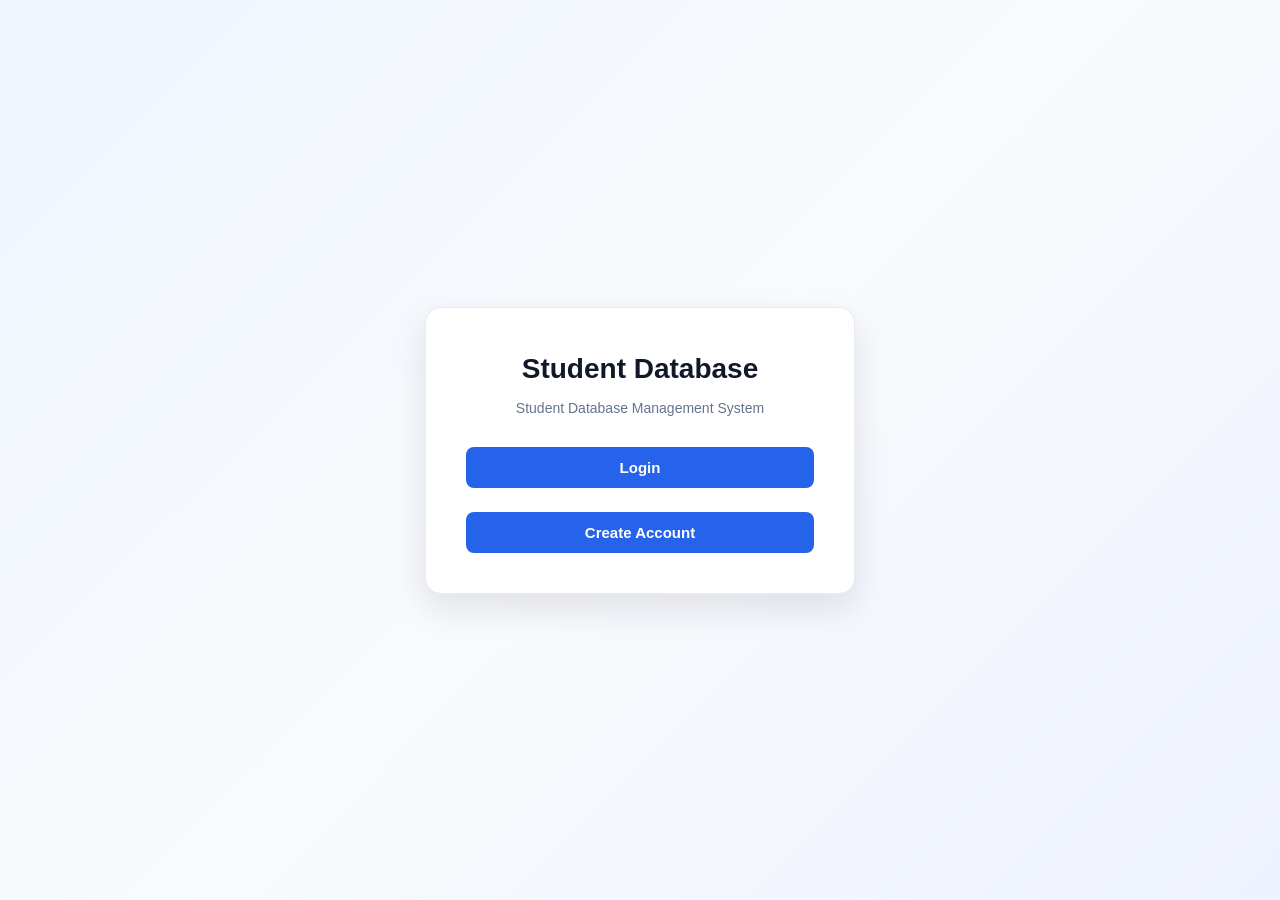
<file: frontend/index.html>
<!DOCTYPE html>
<html lang="en">

<head>
    <meta charset="UTF-8">
    <meta name="viewport" content="width=device-width, initial-scale=1.0">

    <title>Student Database</title>

    <link rel="stylesheet" href="css/style.css">
</head>

<body>

    <div class="auth-container">

        <div class="auth-card">

            <h1>Student Database</h1>

            <p class="subtitle">
                Student Database Management System
            </p>

            <button onclick="window.location.href='login.html'">
                Login
            </button>

            <br><br>

            <button onclick="window.location.href='register.html'">
                Create Account
            </button>

        </div>

    </div>

</body>

</html>
</file>
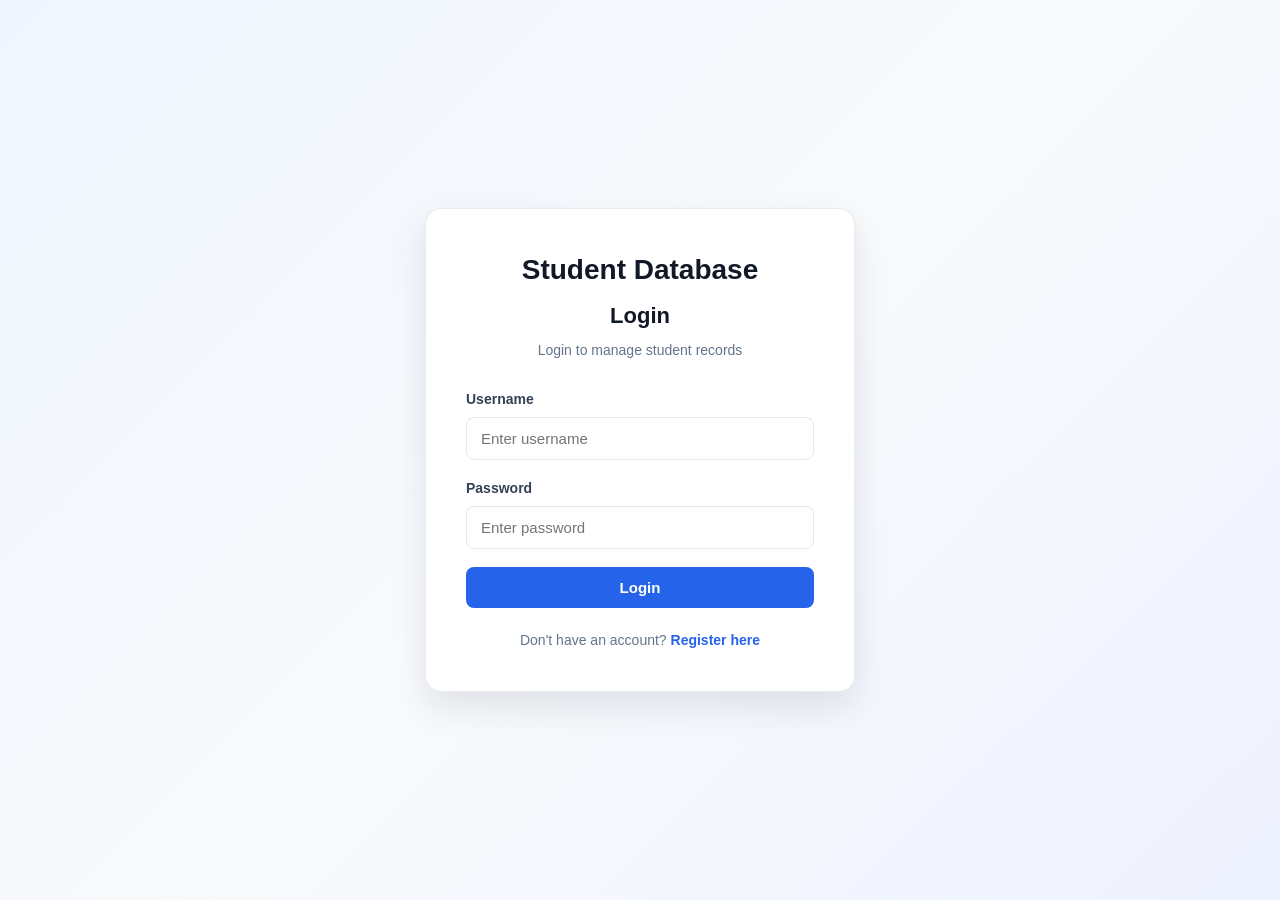
<file: frontend/dashboard.html>
<!DOCTYPE html>
<html lang="en">

<head>
    <meta charset="UTF-8">
    <meta name="viewport" content="width=device-width, initial-scale=1.0">

    <title>Dashboard - Student Database</title>

    <link rel="stylesheet" href="css/style.css">
</head>

<body>

    <!-- ========================= -->
    <!-- HEADER -->
    <!-- ========================= -->

    <header class="dashboard-header">

        <div>
            <h1>Student Database</h1>
            <p>Student Management Dashboard</p>
        </div>

        <div class="header-actions">
            <span id="welcomeUser"></span>

            <button id="logoutButton" class="logout-button">
                Logout
            </button>
        </div>

    </header>


    <!-- ========================= -->
    <!-- MAIN CONTENT -->
    <!-- ========================= -->

    <main class="dashboard-container">


        <!-- ========================= -->
        <!-- STATISTICS -->
        <!-- ========================= -->

        <section class="stats-section">

            <div class="stat-card">

                <h3>Total Students</h3>

                <p id="totalStudents">
                    0
                </p>

            </div>


            <div class="stat-card">

                <h3>Departments</h3>

                <p id="totalDepartments">
                    0
                </p>

            </div>


            <div class="stat-card">

                <h3>Courses</h3>

                <p id="totalCourses">
                    0
                </p>

            </div>

        </section>


        <!-- ========================= -->
        <!-- ADD STUDENT -->
        <!-- ========================= -->

        <section class="student-form-section">

            <h2>Add Student</h2>

            <form id="studentForm">

                <div class="form-grid">

                    <div>
                        <label for="studentName">
                            Name
                        </label>

                        <input
                            type="text"
                            id="studentName"
                            placeholder="Student name"
                            required
                        >
                    </div>


                    <div>
                        <label for="studentEmail">
                            Email
                        </label>

                        <input
                            type="email"
                            id="studentEmail"
                            placeholder="Student email"
                            required
                        >
                    </div>


                    <div>
                        <label for="studentPhone">
                            Phone
                        </label>

                        <input
                            type="text"
                            id="studentPhone"
                            placeholder="Phone number"
                        >
                    </div>


                    <div>
                        <label for="studentDepartment">
                            Department
                        </label>

                        <input
                            type="text"
                            id="studentDepartment"
                            placeholder="e.g. Computer Engineering"
                            required
                        >
                    </div>


                    <div>
                        <label for="studentCourse">
                            Course
                        </label>

                        <input
                            type="text"
                            id="studentCourse"
                            placeholder="e.g. B.Tech"
                            required
                        >
                    </div>


                    <div>
                        <label for="studentSemester">
                            Semester
                        </label>

                        <input
                            type="number"
                            id="studentSemester"
                            min="1"
                            max="8"
                            placeholder="1-8"
                            required
                        >
                    </div>


                    <div>
                        <label for="studentCgpa">
                            CGPA
                        </label>

                        <input
                            type="number"
                            id="studentCgpa"
                            min="0"
                            max="10"
                            step="0.01"
                            placeholder="0 - 10"
                        >
                    </div>

                </div>


                <button type="submit">
                    Add Student
                </button>

            </form>

            <p id="studentMessage" class="message"></p>

        </section>


        <!-- ========================= -->
        <!-- STUDENT LIST -->
        <!-- ========================= -->

        <section class="student-list-section">

            <div class="section-heading">

                <h2>Student Records</h2>

                <button id="refreshButton">
                    Refresh
                </button>

            </div>


            <div class="table-container">

                <table>

                    <thead>

                        <tr>
                            <th>ID</th>
                            <th>Name</th>
                            <th>Email</th>
                            <th>Phone</th>
                            <th>Department</th>
                            <th>Course</th>
                            <th>Semester</th>
                            <th>CGPA</th>
                            <th>Actions</th>
                        </tr>

                    </thead>

                    <tbody id="studentTableBody">

                        <tr>

                            <td colspan="9">
                                Loading students...
                            </td>

                        </tr>

                    </tbody>

                </table>

            </div>

        </section>
                 <!-- ========================= -->
        <!-- AI CHATBOT -->
        <!-- ========================= -->

        <section class="chatbot-section">

            <h2>AI Student Assistant</h2>

            <p class="chatbot-description">
                Ask questions about the student database.
            </p>

            <div id="chatMessages" class="chat-messages">

                <div class="chat-message bot-message">
                    Hello! I can answer questions about the student database.
                </div>

            </div>

            <form id="chatForm" class="chat-form">

                <input
                    type="text"
                    id="chatInput"
                    placeholder="Ask something about the students..."
                    autocomplete="off"
                    required
                >

                <button type="submit" id="chatButton">
                    Ask AI
                </button>

            </form>

        </section>

    </main>


    <script src="js/dashboard.js"></script>

</body>

</html>
</file>
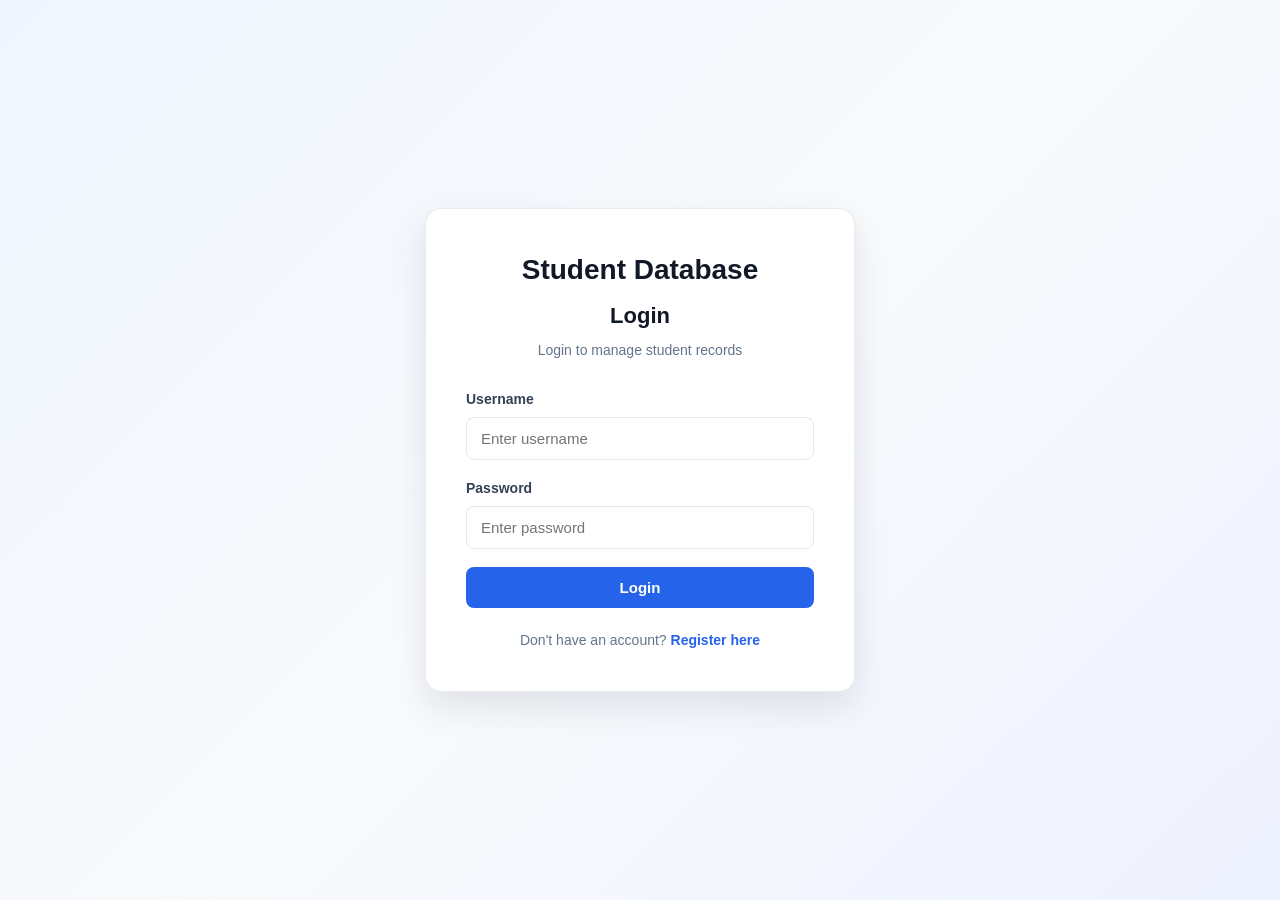
<file: frontend/login.html>
<!DOCTYPE html>
<html lang="en">
<head>
    <meta charset="UTF-8">
    <meta name="viewport" content="width=device-width, initial-scale=1.0">
    <title>Login - Student Database</title>
    <link rel="stylesheet" href="css/style.css">
</head>

<body>

    <div class="auth-container">

        <div class="auth-card">

            <h1>Student Database</h1>
            <h2>Login</h2>

            <p class="subtitle">
                Login to manage student records
            </p>

            <form id="loginForm">

                <label for="username">Username</label>
                <input
                    type="text"
                    id="username"
                    placeholder="Enter username"
                    required
                >

                <label for="password">Password</label>
                <input
                    type="password"
                    id="password"
                    placeholder="Enter password"
                    required
                >

                <button type="submit">
                    Login
                </button>

            </form>

            <p id="loginMessage" class="message"></p>

            <p class="switch-page">
                Don't have an account?
                <a href="register.html">Register here</a>
            </p>

        </div>

    </div>

    <script src="js/auth.js"></script>

</body>
</html>
</file>
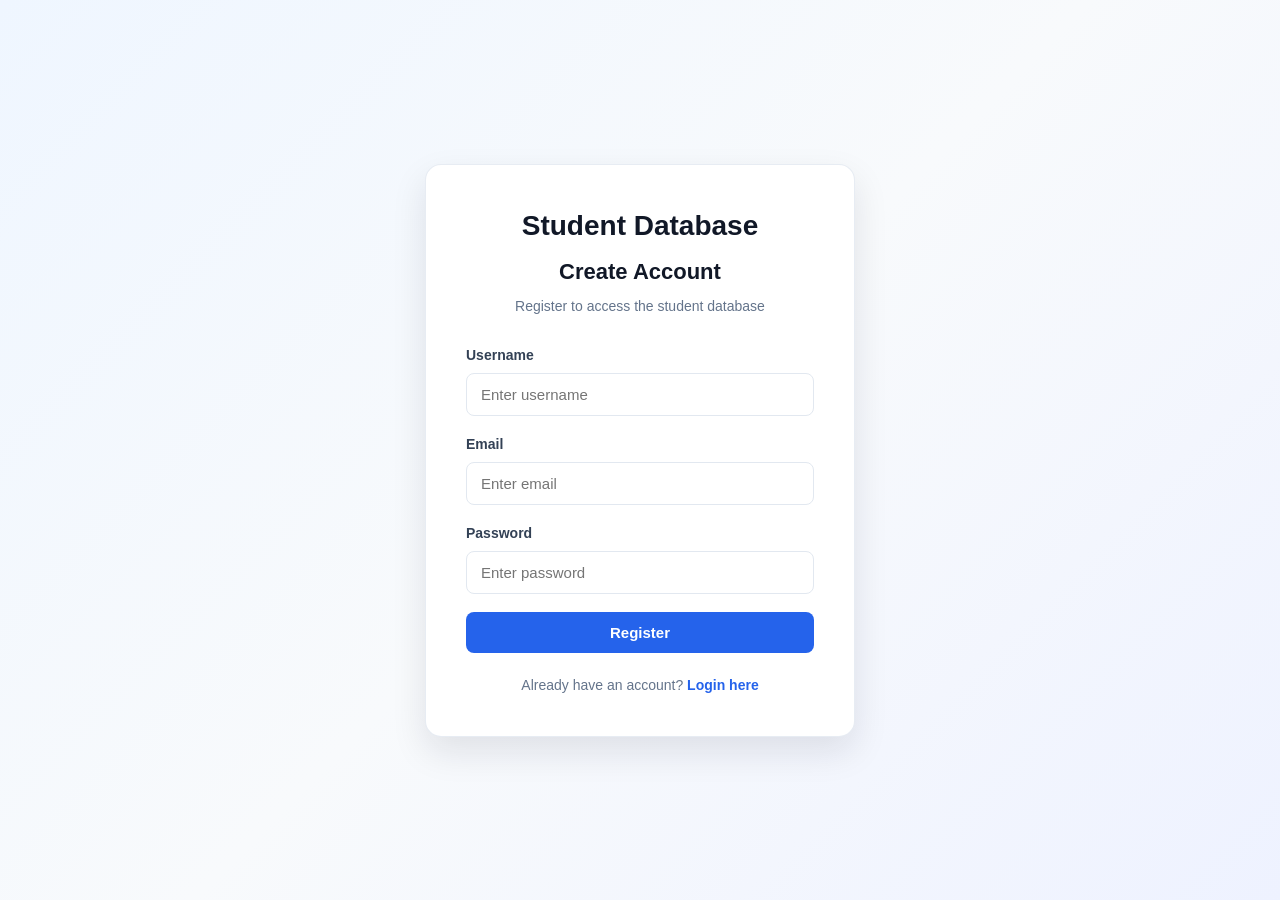
<file: frontend/register.html>
<!DOCTYPE html>
<html lang="en">
<head>
    <meta charset="UTF-8">
    <meta name="viewport" content="width=device-width, initial-scale=1.0">
    <title>Register - Student Database</title>
    <link rel="stylesheet" href="css/style.css">
</head>

<body>

    <div class="auth-container">

        <div class="auth-card">

            <h1>Student Database</h1>
            <h2>Create Account</h2>

            <p class="subtitle">
                Register to access the student database
            </p>

            <form id="registerForm">

                <label for="registerUsername">Username</label>
                <input
                    type="text"
                    id="registerUsername"
                    placeholder="Enter username"
                    required
                >

                <label for="registerEmail">Email</label>
                <input
                    type="email"
                    id="registerEmail"
                    placeholder="Enter email"
                    required
                >

                <label for="registerPassword">Password</label>
                <input
                    type="password"
                    id="registerPassword"
                    placeholder="Enter password"
                    required
                >

                <button type="submit">
                    Register
                </button>

            </form>

            <p id="registerMessage" class="message"></p>

            <p class="switch-page">
                Already have an account?
                <a href="login.html">Login here</a>
            </p>

        </div>

    </div>

    <script src="js/auth.js"></script>

</body>
</html>
</file>
<file: frontend/css/style.css>
/* ========================================
   GLOBAL
======================================== */

* {
    box-sizing: border-box;
    margin: 0;
    padding: 0;
}

:root {
    --primary: #2563eb;
    --primary-dark: #1d4ed8;
    --primary-light: #eff6ff;

    --success: #16a34a;
    --danger: #dc2626;
    --danger-dark: #b91c1c;

    --text: #111827;
    --text-secondary: #64748b;
    --border: #e2e8f0;

    --background: #f1f5f9;
    --card: #ffffff;

    --shadow-sm: 0 2px 8px rgba(15, 23, 42, 0.06);
    --shadow-md: 0 8px 24px rgba(15, 23, 42, 0.08);
    --shadow-lg: 0 15px 35px rgba(15, 23, 42, 0.10);

    --radius: 12px;
}

html {
    scroll-behavior: smooth;
}

body {
    font-family: Arial, Helvetica, sans-serif;
    background: var(--background);
    color: var(--text);
    min-height: 100vh;
    line-height: 1.5;
}


/* ========================================
   AUTH PAGES
======================================== */

.auth-container {
    min-height: 100vh;
    display: flex;
    justify-content: center;
    align-items: center;
    padding: 30px 20px;
    background: linear-gradient(
        135deg,
        #eff6ff 0%,
        #f8fafc 50%,
        #eef2ff 100%
    );
}

.auth-card {
    width: 100%;
    max-width: 430px;
    background: var(--card);
    padding: 40px;
    border-radius: 16px;
    border: 1px solid rgba(226, 232, 240, 0.8);
    box-shadow: var(--shadow-lg);
}

.auth-card h1 {
    text-align: center;
    margin-bottom: 8px;
    font-size: 28px;
    color: var(--text);
}

.auth-card h2 {
    text-align: center;
    margin-bottom: 8px;
    font-size: 22px;
}

.subtitle {
    text-align: center;
    color: var(--text-secondary);
    margin-bottom: 28px;
    font-size: 14px;
}

.auth-card label {
    display: block;
    margin-bottom: 7px;
    font-size: 14px;
    font-weight: 600;
    color: #334155;
}

.auth-card input {
    width: 100%;
    padding: 12px 14px;
    margin-bottom: 18px;
    border: 1px solid var(--border);
    border-radius: 8px;
    font-size: 15px;
    background: #fff;
    transition: 0.2s ease;
}

.auth-card input:focus {
    outline: none;
    border-color: var(--primary);
    box-shadow: 0 0 0 3px rgba(37, 99, 235, 0.10);
}

.auth-card button {
    width: 100%;
    padding: 12px 16px;
    border: none;
    border-radius: 8px;
    background: var(--primary);
    color: white;
    font-size: 15px;
    font-weight: 600;
    cursor: pointer;
    transition: 0.2s ease;
}

.auth-card button:hover {
    background: var(--primary-dark);
    transform: translateY(-1px);
}

.auth-card button:active {
    transform: translateY(0);
}

.message {
    margin-top: 15px;
    text-align: center;
    font-weight: 600;
}

.switch-page {
    text-align: center;
    margin-top: 22px;
    color: var(--text-secondary);
    font-size: 14px;
}

.switch-page a {
    color: var(--primary);
    text-decoration: none;
    font-weight: 600;
}

.switch-page a:hover {
    text-decoration: underline;
}


/* ========================================
   DASHBOARD HEADER
======================================== */

.dashboard-header {
    position: sticky;
    top: 0;
    z-index: 100;
    background: rgba(255, 255, 255, 0.96);
    backdrop-filter: blur(10px);

    padding: 18px 40px;

    display: flex;
    justify-content: space-between;
    align-items: center;

    border-bottom: 1px solid var(--border);
    box-shadow: var(--shadow-sm);
}

.dashboard-header h1 {
    margin-bottom: 3px;
    font-size: 25px;
    letter-spacing: -0.3px;
}

.dashboard-header p {
    color: var(--text-secondary);
    font-size: 14px;
}

.header-actions {
    display: flex;
    align-items: center;
    gap: 15px;
}

#welcomeUser {
    color: #475569;
    font-size: 14px;
    font-weight: 600;
}


/* ========================================
   BUTTONS
======================================== */

button {
    border: none;
    border-radius: 8px;
    background: var(--primary);
    color: white;
    padding: 10px 17px;
    font-size: 14px;
    font-weight: 600;
    cursor: pointer;
    transition:
        background 0.2s ease,
        transform 0.2s ease,
        box-shadow 0.2s ease;
}

button:hover {
    background: var(--primary-dark);
    transform: translateY(-1px);
    box-shadow: 0 4px 10px rgba(37, 99, 235, 0.18);
}

button:active {
    transform: translateY(0);
}

button:disabled {
    opacity: 0.6;
    cursor: not-allowed;
    transform: none;
    box-shadow: none;
}

.logout-button {
    width: auto !important;
    padding: 9px 18px !important;
    background: var(--danger) !important;
}

.logout-button:hover {
    background: var(--danger-dark) !important;
}


/* ========================================
   MAIN DASHBOARD
======================================== */

.dashboard-container {
    max-width: 1400px;
    margin: 0 auto;
    padding: 32px 24px 50px;
}


/* ========================================
   STATISTICS
======================================== */

.stats-section {
    display: grid;
    grid-template-columns: repeat(3, 1fr);
    gap: 20px;
    margin-bottom: 30px;
}

.stat-card {
    position: relative;
    overflow: hidden;

    background: var(--card);
    padding: 25px;

    border: 1px solid var(--border);
    border-radius: var(--radius);

    box-shadow: var(--shadow-sm);

    transition:
        transform 0.2s ease,
        box-shadow 0.2s ease;
}

.stat-card::before {
    content: "";
    position: absolute;
    left: 0;
    top: 0;
    width: 4px;
    height: 100%;
    background: var(--primary);
}

.stat-card:hover {
    transform: translateY(-3px);
    box-shadow: var(--shadow-md);
}

.stat-card h3 {
    color: var(--text-secondary);
    margin-bottom: 8px;
    font-size: 14px;
    font-weight: 600;
    text-transform: uppercase;
    letter-spacing: 0.5px;
}

.stat-card p {
    font-size: 34px;
    font-weight: 700;
    color: var(--text);
}


/* ========================================
   COMMON SECTIONS
======================================== */

.student-form-section,
.student-list-section,
.chatbot-section {
    background: var(--card);
    border: 1px solid var(--border);
    border-radius: var(--radius);
    box-shadow: var(--shadow-sm);
}

.student-form-section {
    padding: 28px;
    margin-bottom: 30px;
}

.student-form-section h2,
.student-list-section h2,
.chatbot-section h2 {
    font-size: 20px;
    margin-bottom: 7px;
}

.student-form-section h2::after,
.student-list-section h2::after,
.chatbot-section h2::after {
    content: "";
    display: block;
    width: 35px;
    height: 3px;
    margin-top: 7px;
    border-radius: 10px;
    background: var(--primary);
}


/* ========================================
   STUDENT FORM
======================================== */

.form-grid {
    display: grid;
    grid-template-columns: repeat(2, 1fr);
    gap: 18px;
    margin: 25px 0 22px;
}

.form-grid label {
    display: block;
    margin-bottom: 7px;
    font-size: 14px;
    font-weight: 600;
    color: #334155;
}

.form-grid input {
    width: 100%;
    padding: 11px 13px;
    border: 1px solid var(--border);
    border-radius: 8px;
    font-size: 14px;
    background: #fff;
    transition: 0.2s ease;
}

.form-grid input:hover {
    border-color: #cbd5e1;
}

.form-grid input:focus {
    outline: none;
    border-color: var(--primary);
    box-shadow: 0 0 0 3px rgba(37, 99, 235, 0.10);
}


/* ========================================
   STUDENT TABLE
======================================== */

.student-list-section {
    padding: 28px;
    margin-bottom: 30px;
}

.section-heading {
    display: flex;
    justify-content: space-between;
    align-items: center;
    margin-bottom: 20px;
}

.section-heading button {
    width: auto;
    padding: 9px 18px;
}

.table-container {
    overflow-x: auto;
    border: 1px solid var(--border);
    border-radius: 10px;
}

table {
    width: 100%;
    border-collapse: collapse;
    min-width: 1000px;
    background: white;
}

th,
td {
    padding: 13px 14px;
    border-bottom: 1px solid #eef2f7;
    text-align: left;
}

th {
    background: #f8fafc;
    color: #475569;
    font-size: 13px;
    font-weight: 700;
    text-transform: uppercase;
    letter-spacing: 0.3px;
}

td {
    font-size: 14px;
    color: #334155;
}

tbody tr {
    transition: background 0.15s ease;
}

tbody tr:hover {
    background: #f8fbff;
}

tbody tr:last-child td {
    border-bottom: none;
}


/* ========================================
   ACTION BUTTONS
======================================== */

.edit-button,
.delete-button {
    width: auto !important;
    padding: 6px 11px !important;
    margin-right: 5px;
    font-size: 12px !important;
    border-radius: 6px;
}

.edit-button {
    background: #2563eb !important;
}

.edit-button:hover {
    background: #1d4ed8 !important;
}

.delete-button {
    background: var(--danger) !important;
}

.delete-button:hover {
    background: var(--danger-dark) !important;
}


/* ========================================
   AI CHATBOT
======================================== */

.chatbot-section {
    margin-top: 30px;
    padding: 28px;
}

.chatbot-section h2 {
    margin-bottom: 7px;
}

.chatbot-description {
    margin-bottom: 20px;
    color: var(--text-secondary);
    font-size: 14px;
}

.chat-messages {
    height: 370px;
    overflow-y: auto;

    padding: 20px;
    margin-bottom: 16px;

    background: #f8fafc;
    border: 1px solid var(--border);
    border-radius: 12px;
}


/* Custom scrollbar */

.chat-messages::-webkit-scrollbar {
    width: 7px;
}

.chat-messages::-webkit-scrollbar-track {
    background: #f1f5f9;
    border-radius: 10px;
}

.chat-messages::-webkit-scrollbar-thumb {
    background: #cbd5e1;
    border-radius: 10px;
}

.chat-messages::-webkit-scrollbar-thumb:hover {
    background: #94a3b8;
}


.chat-message {
    max-width: 78%;
    padding: 11px 15px;
    margin-bottom: 13px;

    border-radius: 12px;

    line-height: 1.55;
    font-size: 14px;

    word-wrap: break-word;
    white-space: pre-wrap;

    animation: messageAppear 0.2s ease;
}

@keyframes messageAppear {
    from {
        opacity: 0;
        transform: translateY(5px);
    }

    to {
        opacity: 1;
        transform: translateY(0);
    }
}

.bot-message {
    background: white;
    color: #334155;
    border: 1px solid var(--border);
    margin-right: auto;
    box-shadow: 0 2px 5px rgba(15, 23, 42, 0.04);
}

.user-message {
    background: var(--primary);
    color: white;
    margin-left: auto;
    box-shadow: 0 3px 8px rgba(37, 99, 235, 0.18);
}


/* ========================================
   CHAT INPUT
======================================== */

.chat-form {
    display: flex;
    gap: 10px;
}

.chat-form input {
    flex: 1;
    padding: 13px 15px;

    border: 1px solid var(--border);
    border-radius: 9px;

    font-size: 14px;
    color: var(--text);

    background: white;

    outline: none;

    transition: 0.2s ease;
}

.chat-form input::placeholder {
    color: #94a3b8;
}

.chat-form input:focus {
    border-color: var(--primary);
    box-shadow: 0 0 0 3px rgba(37, 99, 235, 0.10);
}

.chat-form button {
    min-width: 105px;
    padding: 12px 20px;
}


/* ========================================
   RESPONSIVE
======================================== */

@media (max-width: 900px) {

    .stats-section {
        grid-template-columns: 1fr;
    }

    .dashboard-header {
        padding: 18px 24px;
    }

    .dashboard-container {
        padding: 25px 16px 40px;
    }
}


@media (max-width: 700px) {

    .auth-card {
        padding: 28px 22px;
    }

    .dashboard-header {
        position: static;
        flex-direction: column;
        align-items: flex-start;
        gap: 14px;
    }

    .header-actions {
        width: 100%;
        justify-content: space-between;
    }

    .form-grid {
        grid-template-columns: 1fr;
    }

    .student-form-section,
    .student-list-section,
    .chatbot-section {
        padding: 20px;
    }

    .section-heading {
        align-items: flex-start;
        gap: 10px;
    }

    .chat-form {
        flex-direction: column;
    }

    .chat-form button {
        width: 100%;
    }

    .chat-message {
        max-width: 90%;
    }
}


@media (max-width: 450px) {

    .dashboard-container {
        padding-left: 10px;
        padding-right: 10px;
    }

    .dashboard-header {
        padding: 16px;
    }

    .dashboard-header h1 {
        font-size: 21px;
    }

    .stat-card {
        padding: 20px;
    }

    .stat-card p {
        font-size: 28px;
    }

    .student-form-section,
    .student-list-section,
    .chatbot-section {
        padding: 16px;
        border-radius: 10px;
    }
}
</file>
